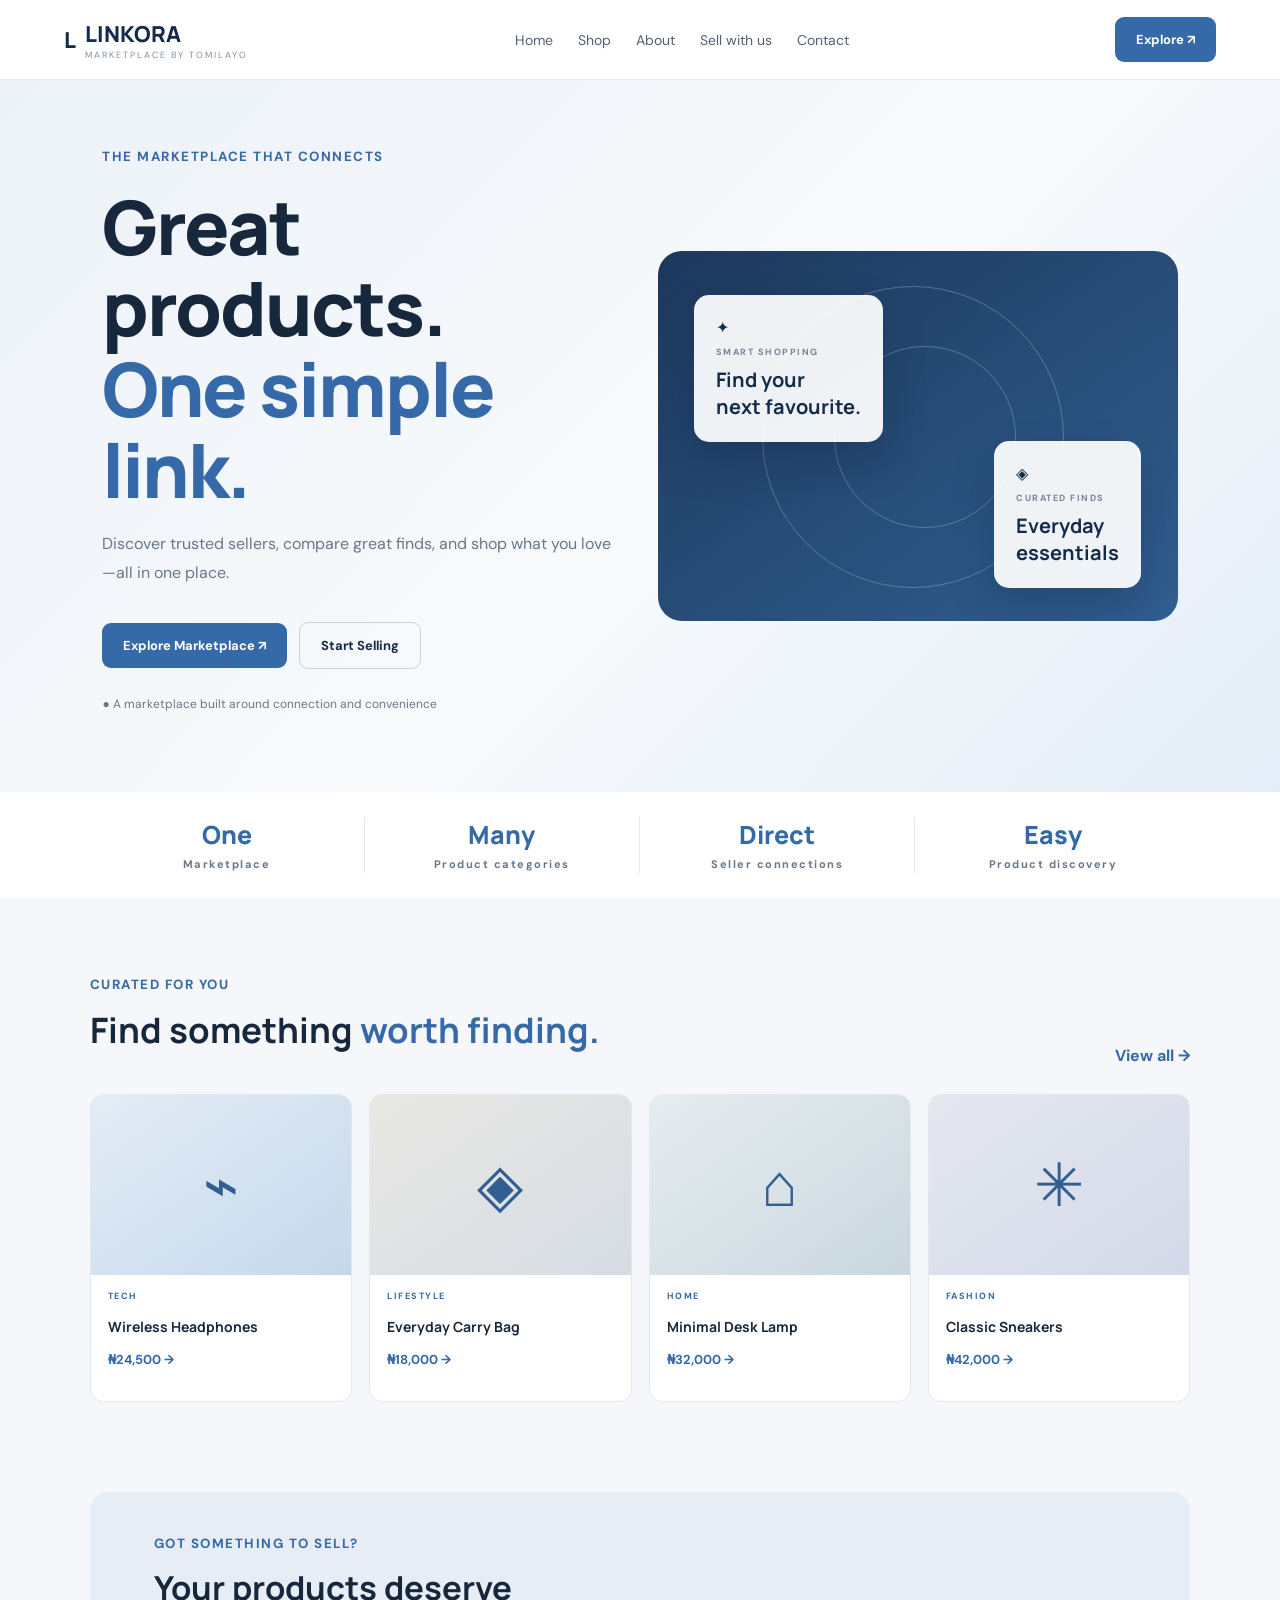
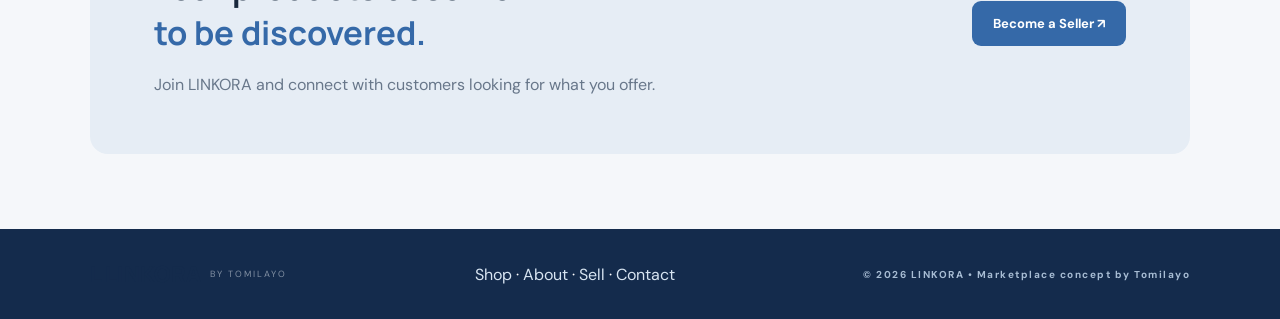
<file: linkora-marketplace/index.html>
<!doctype html>
<html>

<head>
    <meta charset="utf-8">
    <meta name="viewport" content="width=device-width,initial-scale=1">
    <title>LINKORA — Tomilayo</title>
    <link rel="stylesheet" href="styles.css">
</head>

<body>
    <header><a class="logo" href="index.html">L <span>LINKORA<small>MARKETPLACE BY TOMILAYO</small></span></a><button
            class="menu">☰</button>
        <nav><a href="index.html">Home</a><a href="shop.html">Shop</a><a href="about.html">About</a><a
                href="seller.html">Sell with us</a><a href="contact.html">Contact</a></nav><a class="btn"
            href="shop.html">Explore ↗</a>
    </header>
    <section class="hero">
        <div><small>THE MARKETPLACE THAT CONNECTS</small>
            <h1>Great products.<br><em>One simple link.</em></h1>
            <p>Discover trusted sellers, compare great finds, and shop what you love—all in one place.</p><a class="btn"
                href="shop.html">Explore Marketplace ↗</a> <a class="btn light" href="seller.html">Start Selling</a>
            <p class="note">● A marketplace built around connection and convenience</p>
        </div>
        <div class="art">
            <div class="float f1">✦<small>SMART SHOPPING</small><b>Find your<br>next favourite.</b></div>
            <div class="float f2">◈<small>CURATED FINDS</small><b>Everyday<br>essentials</b></div>
        </div>
    </section>
    <section class="stats">
        <div><b>One</b><small>Marketplace</small></div>
        <div><b>Many</b><small>Product categories</small></div>
        <div><b>Direct</b><small>Seller connections</small></div>
        <div><b>Easy</b><small>Product discovery</small></div>
    </section>
    <section class="section">
        <div class="heading">
            <div><small>CURATED FOR YOU</small>
                <h2>Find something <em>worth finding.</em></h2>
            </div><a href="shop.html">View all →</a>
        </div>
        <div class="grid"><a class="product" href="product.html">
                <div class="pic p1">⌁</div><small>TECH</small>
                <h3>Wireless Headphones</h3><b>₦24,500 →</b>
            </a><a class="product" href="product.html">
                <div class="pic p2">◈</div><small>LIFESTYLE</small>
                <h3>Everyday Carry Bag</h3><b>₦18,000 →</b>
            </a><a class="product" href="product.html">
                <div class="pic p3">⌂</div><small>HOME</small>
                <h3>Minimal Desk Lamp</h3><b>₦32,000 →</b>
            </a><a class="product" href="product.html">
                <div class="pic p4">✳</div><small>FASHION</small>
                <h3>Classic Sneakers</h3><b>₦42,000 →</b>
            </a></div>
    </section>
    <section class="cta">
        <div><small>GOT SOMETHING TO SELL?</small>
            <h2>Your products deserve<br><em>to be discovered.</em></h2>
            <p>Join LINKORA and connect with customers looking for what you offer.</p>
        </div><a class="btn" href="seller.html">Become a Seller ↗</a>
    </section>
    <footer><a class="logo" href="index.html">L LINKORA<small>BY TOMILAYO</small></a>
        <div><a href="shop.html">Shop</a> · <a href="about.html">About</a> · <a href="seller.html">Sell</a> · <a
                href="contact.html">Contact</a></div><small>© 2026 LINKORA • Marketplace concept by Tomilayo</small>
    </footer>
    <script src="script.js"></script>
</body>

</html>
</file>
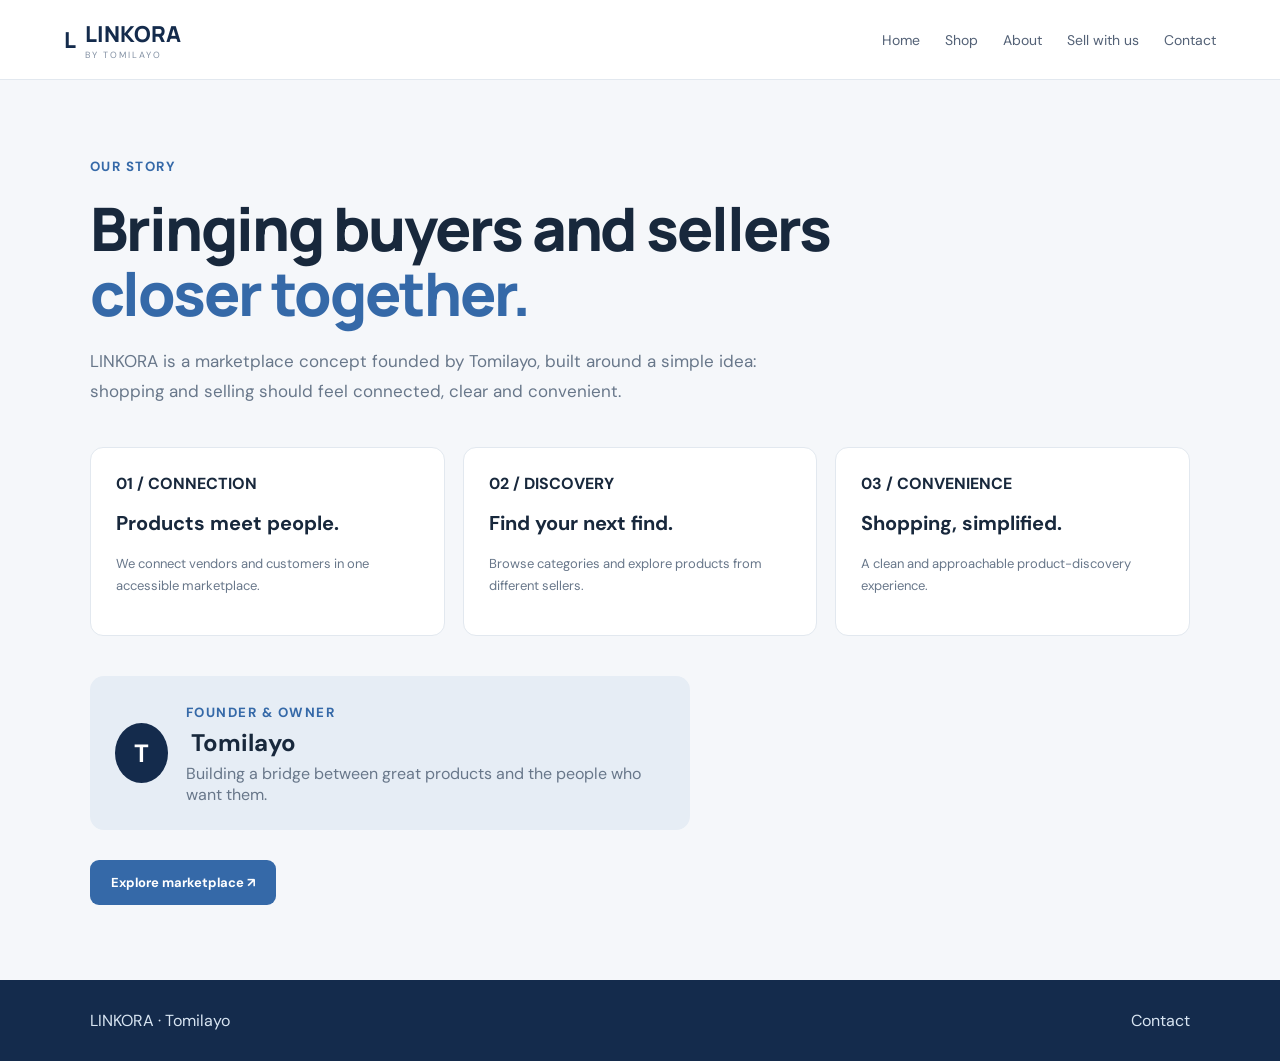
<file: linkora-marketplace/about.html>
<!doctype html>
<html>

<head>
    <meta charset="utf-8">
    <meta name="viewport" content="width=device-width,initial-scale=1">
    <title>About LINKORA</title>
    <link rel="stylesheet" href="styles.css">
</head>

<body>
    <header><a class="logo" href="index.html">L <span>LINKORA<small>BY TOMILAYO</small></span></a><button
            class="menu">☰</button>
        <nav><a href="index.html">Home</a><a href="shop.html">Shop</a><a href="about.html">About</a><a
                href="seller.html">Sell with us</a><a href="contact.html">Contact</a></nav>
    </header>
    <main class="page"><small>OUR STORY</small>
        <h1>Bringing buyers and sellers<br><em>closer together.</em></h1>
        <p class="lead">LINKORA is a marketplace concept founded by Tomilayo, built around a simple idea: shopping and
            selling should feel connected, clear and convenient.</p>
        <div class="values">
            <article><b>01 / CONNECTION</b>
                <h2>Products meet people.</h2>
                <p>We connect vendors and customers in one accessible marketplace.</p>
            </article>
            <article><b>02 / DISCOVERY</b>
                <h2>Find your next find.</h2>
                <p>Browse categories and explore products from different sellers.</p>
            </article>
            <article><b>03 / CONVENIENCE</b>
                <h2>Shopping, simplified.</h2>
                <p>A clean and approachable product-discovery experience.</p>
            </article>
        </div>
        <div class="owner"><strong>T</strong>
            <div><small>FOUNDER & OWNER</small>
                <h2>Tomilayo</h2>
                <p>Building a bridge between great products and the people who want them.</p>
            </div>
        </div><a class="btn" href="shop.html">Explore marketplace ↗</a>
    </main>
    <footer><a href="index.html">LINKORA · Tomilayo</a><a href="contact.html">Contact</a></footer>
    <script src="script.js"></script>
</body>

</html>
</file>
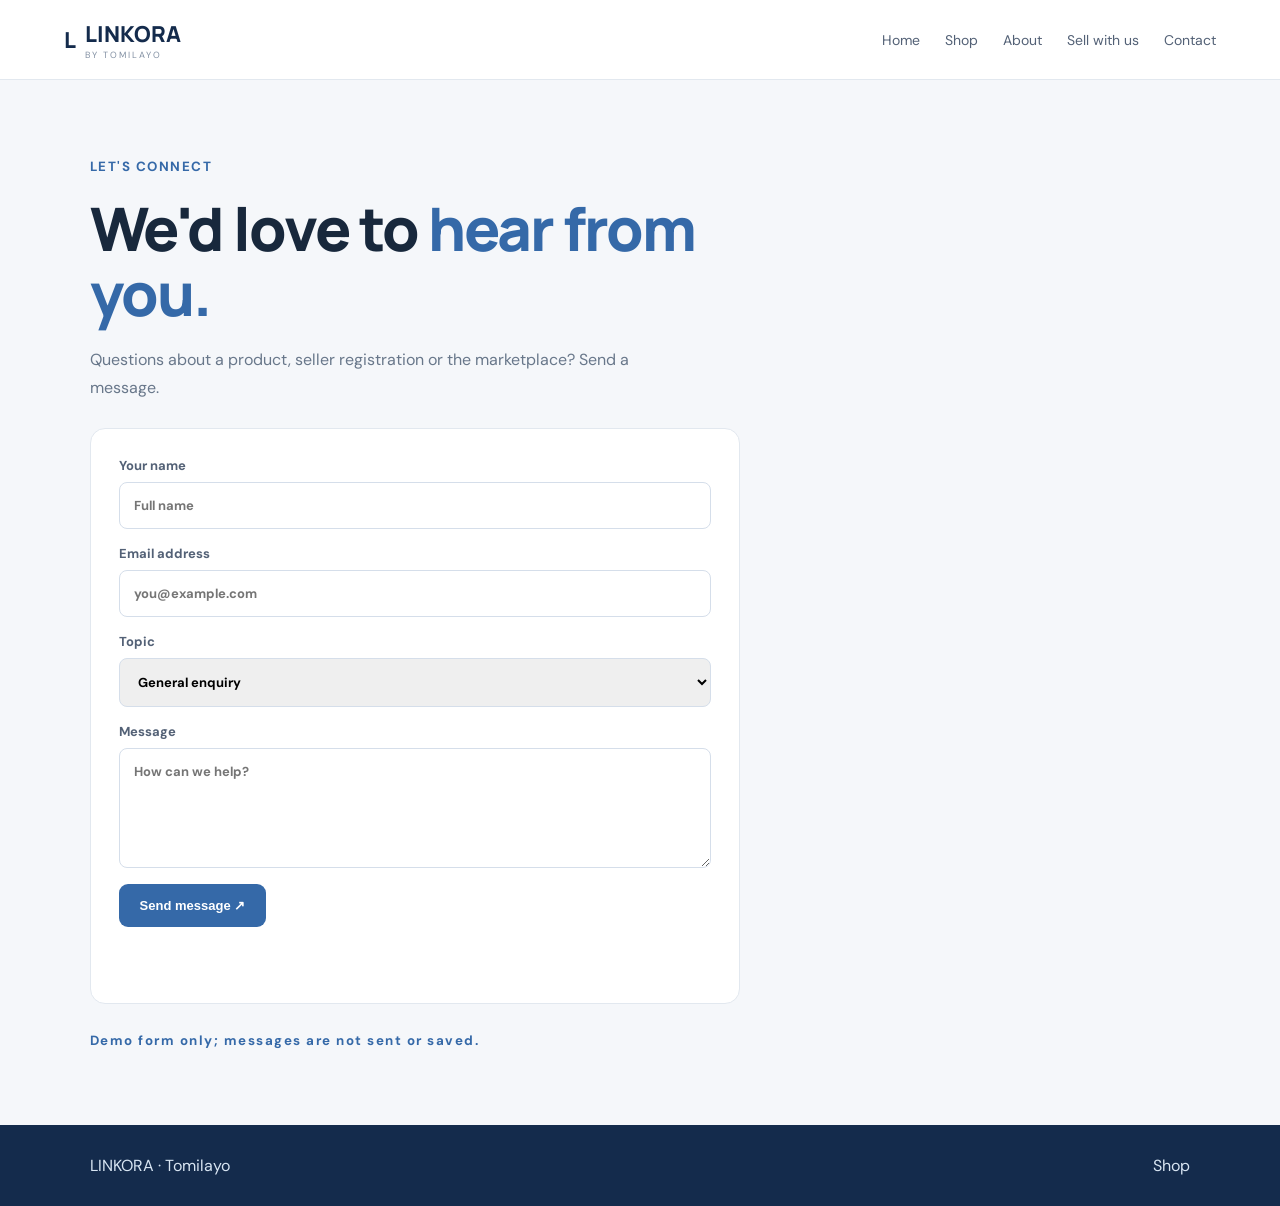
<file: linkora-marketplace/contact.html>
<!doctype html>
<html>

<head>
    <meta charset="utf-8">
    <meta name="viewport" content="width=device-width,initial-scale=1">
    <title>Contact LINKORA</title>
    <link rel="stylesheet" href="styles.css">
</head>

<body>
    <header><a class="logo" href="index.html">L <span>LINKORA<small>BY TOMILAYO</small></span></a><button
            class="menu">☰</button>
        <nav><a href="index.html">Home</a><a href="shop.html">Shop</a><a href="about.html">About</a><a
                href="seller.html">Sell with us</a><a href="contact.html">Contact</a></nav>
    </header>
    <main class="page form-page"><small>LET'S CONNECT</small>
        <h1>We'd love to <em>hear from you.</em></h1>
        <p>Questions about a product, seller registration or the marketplace? Send a message.</p>
        <form id="contactform"><label>Your name<input required placeholder="Full name"></label><label>Email
                address<input type="email" required placeholder="you@example.com"></label><label>Topic<select>
                    <option>General enquiry</option>
                    <option>Product question</option>
                    <option>Seller registration</option>
                    <option>Partnership</option>
                </select></label><label>Message<textarea required
                    placeholder="How can we help?"></textarea></label><button class="btn">Send message ↗</button>
            <p id="contactmsg"></p>
        </form><small>Demo form only; messages are not sent or saved.</small>
    </main>
    <footer><a href="index.html">LINKORA · Tomilayo</a><a href="shop.html">Shop</a></footer>
    <script src="script.js"></script>
</body>

</html>
</file>
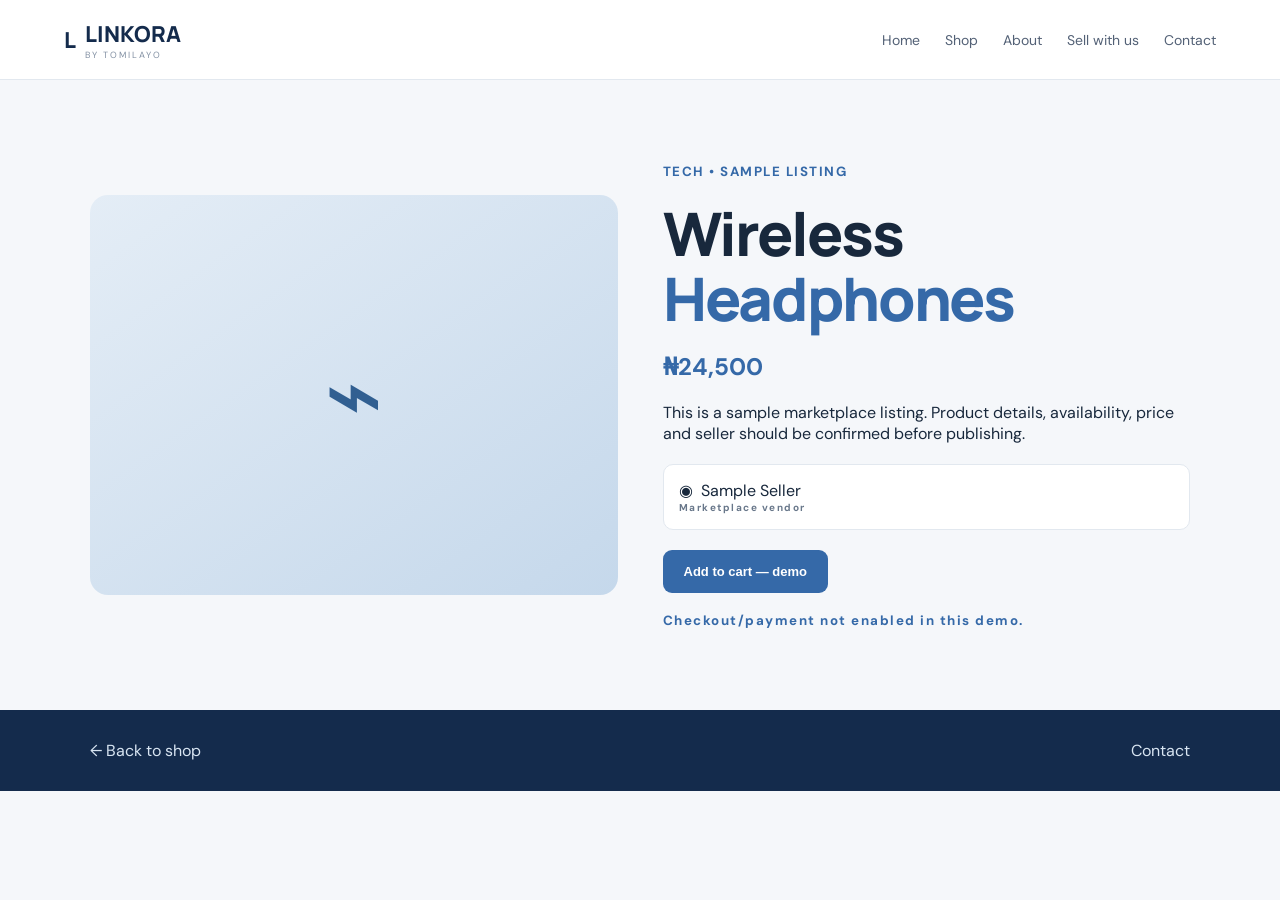
<file: linkora-marketplace/product.html>
<!doctype html>
<html>

<head>
    <meta charset="utf-8">
    <meta name="viewport" content="width=device-width,initial-scale=1">
    <title>Product — LINKORA</title>
    <link rel="stylesheet" href="styles.css">
</head>

<body>
    <header><a class="logo" href="index.html">L <span>LINKORA<small>BY TOMILAYO</small></span></a><button
            class="menu">☰</button>
        <nav><a href="index.html">Home</a><a href="shop.html">Shop</a><a href="about.html">About</a><a
                href="seller.html">Sell with us</a><a href="contact.html">Contact</a></nav>
    </header>
    <main class="page detail">
        <div class="pic p1 big">⌁</div>
        <div><small>TECH • SAMPLE LISTING</small>
            <h1>Wireless <em>Headphones</em></h1>
            <h2 class="price">₦24,500</h2>
            <p>This is a sample marketplace listing. Product details, availability, price and seller should be confirmed
                before publishing.</p>
            <div class="seller">◉ &nbsp;Sample Seller <small>Marketplace vendor</small></div><button class="btn"
                id="cart">Add to cart — demo</button>
            <p id="cartmsg"></p><small>Checkout/payment not enabled in this demo.</small>
        </div>
    </main>
    <footer><a href="shop.html">← Back to shop</a><a href="contact.html">Contact</a></footer>
    <script src="script.js"></script>
</body>

</html>
</file>
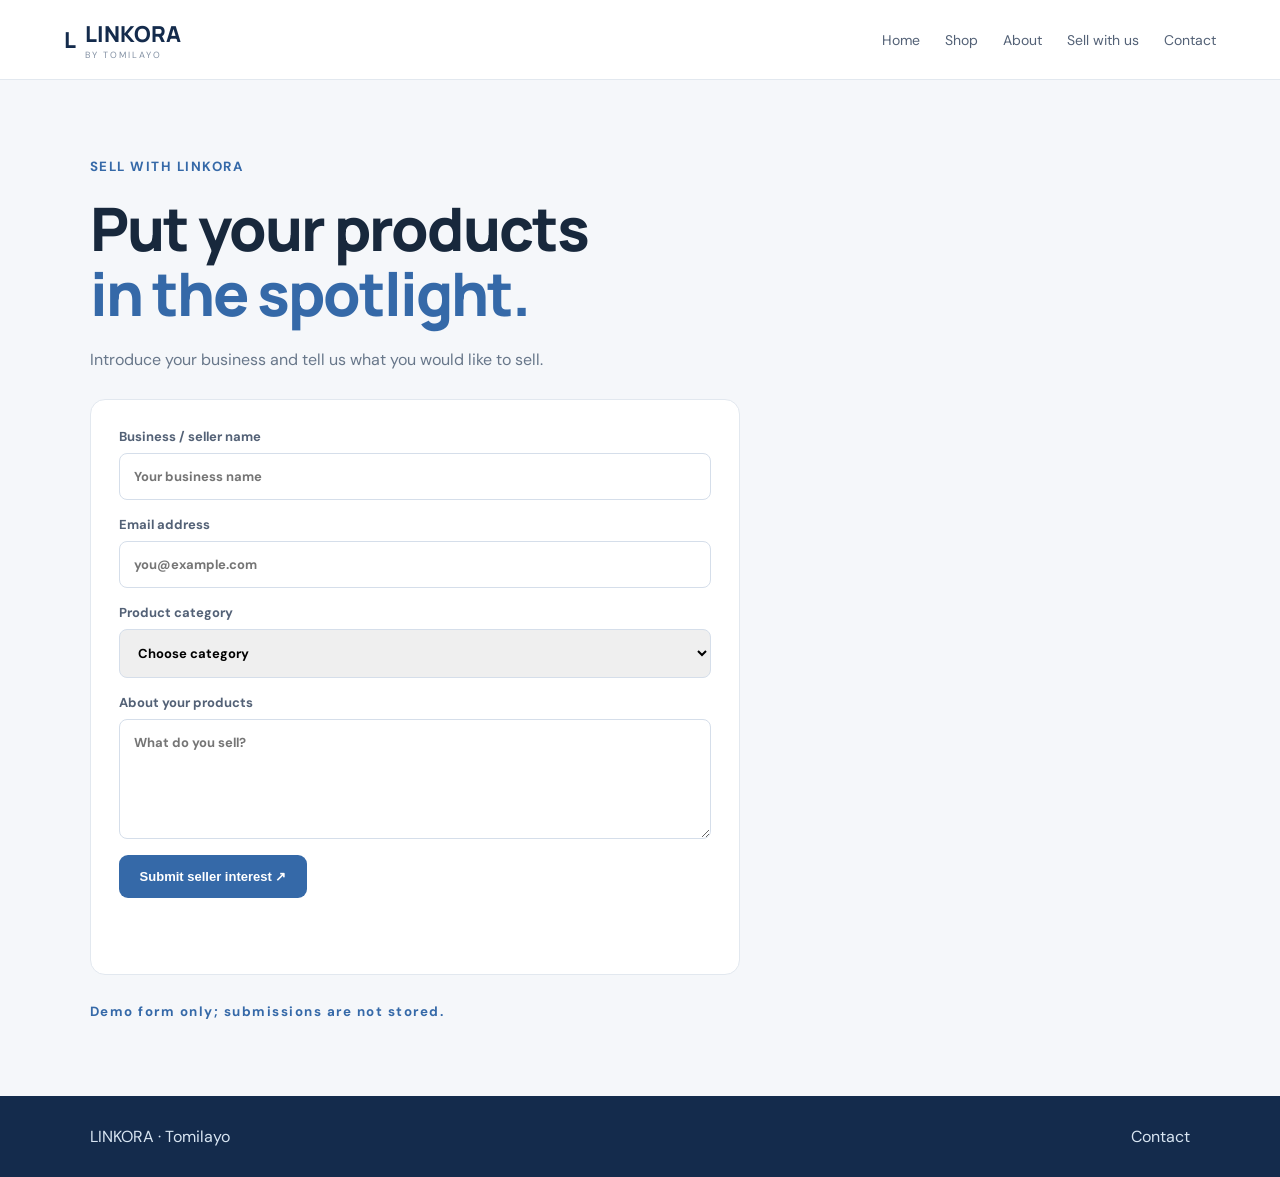
<file: linkora-marketplace/seller.html>
<!doctype html>
<html>

<head>
    <meta charset="utf-8">
    <meta name="viewport" content="width=device-width,initial-scale=1">
    <title>Sell with LINKORA</title>
    <link rel="stylesheet" href="styles.css">
</head>

<body>
    <header><a class="logo" href="index.html">L <span>LINKORA<small>BY TOMILAYO</small></span></a><button
            class="menu">☰</button>
        <nav><a href="index.html">Home</a><a href="shop.html">Shop</a><a href="about.html">About</a><a
                href="seller.html">Sell with us</a><a href="contact.html">Contact</a></nav>
    </header>
    <main class="page form-page"><small>SELL WITH LINKORA</small>
        <h1>Put your products<br><em>in the spotlight.</em></h1>
        <p>Introduce your business and tell us what you would like to sell.</p>
        <form id="sellerform"><label>Business / seller name<input required
                    placeholder="Your business name"></label><label>Email address<input required type="email"
                    placeholder="you@example.com"></label><label>Product category<select required>
                    <option value="">Choose category</option>
                    <option>Tech</option>
                    <option>Fashion</option>
                    <option>Home</option>
                    <option>Lifestyle</option>
                    <option>Other</option>
                </select></label><label>About your products<textarea required
                    placeholder="What do you sell?"></textarea></label><button class="btn">Submit seller interest
                ↗</button>
            <p id="sellermsg"></p>
        </form><small>Demo form only; submissions are not stored.</small>
    </main>
    <footer><a href="index.html">LINKORA · Tomilayo</a><a href="contact.html">Contact</a></footer>
    <script src="script.js"></script>
</body>

</html>
</file>
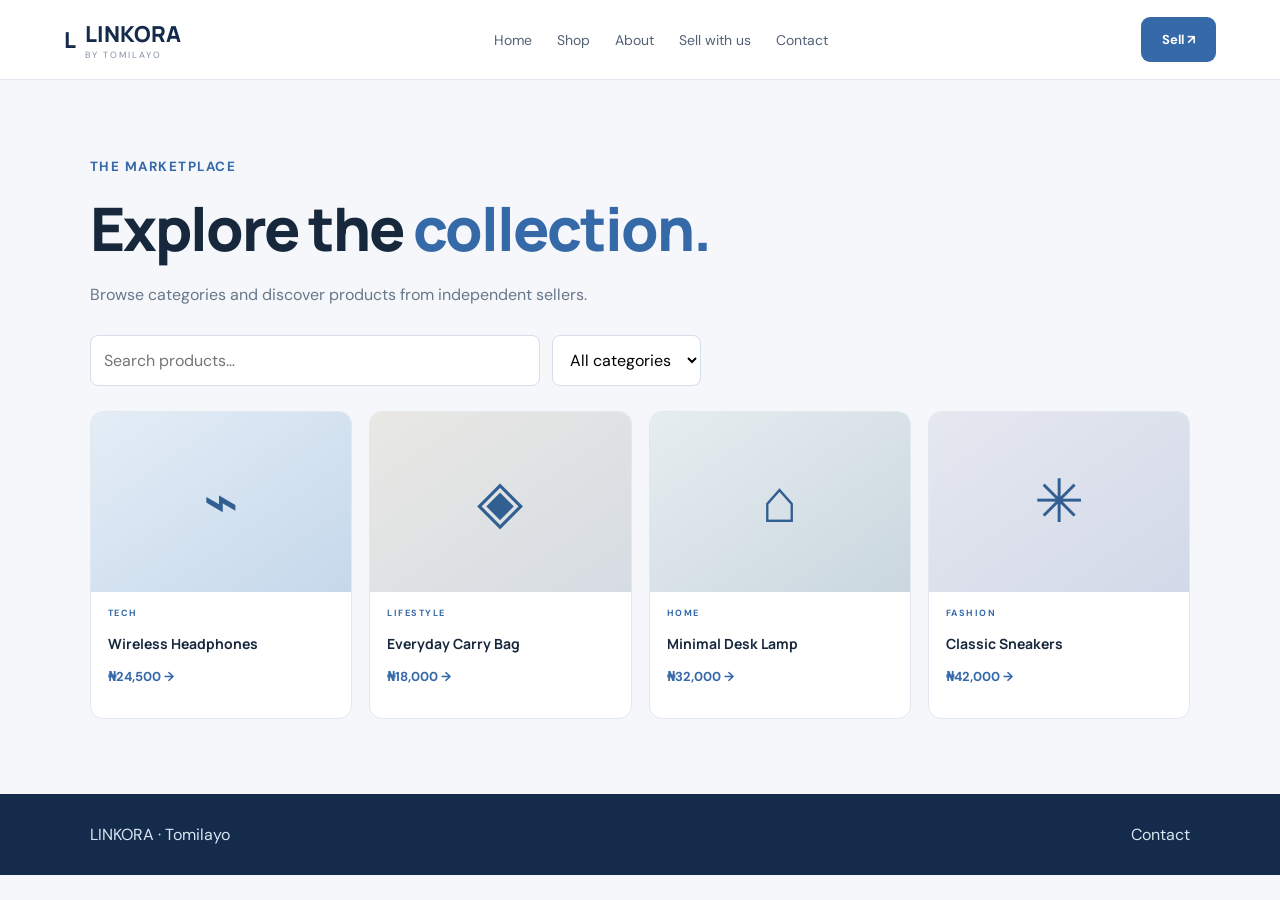
<file: linkora-marketplace/shop.html>
<!doctype html>
<html>

<head>
    <meta charset="utf-8">
    <meta name="viewport" content="width=device-width,initial-scale=1">
    <title>Shop — LINKORA</title>
    <link rel="stylesheet" href="styles.css">
</head>

<body>
    <header><a class="logo" href="index.html">L <span>LINKORA<small>BY TOMILAYO</small></span></a><button
            class="menu">☰</button>
        <nav><a href="index.html">Home</a><a href="shop.html">Shop</a><a href="about.html">About</a><a
                href="seller.html">Sell with us</a><a href="contact.html">Contact</a></nav><a class="btn"
            href="seller.html">Sell ↗</a>
    </header>
    <main class="page"><small>THE MARKETPLACE</small>
        <h1>Explore the <em>collection.</em></h1>
        <p>Browse categories and discover products from independent sellers.</p>
        <div class="tools"><input id="search" placeholder="Search products…"><select id="category">
                <option value="all">All categories</option>
                <option>Tech</option>
                <option>Lifestyle</option>
                <option>Home</option>
                <option>Fashion</option>
            </select></div>
        <div class="grid" id="catalog"><a class="product" data-cat="Tech" data-name="Wireless Headphones"
                href="product.html">
                <div class="pic p1">⌁</div><small>TECH</small>
                <h3>Wireless Headphones</h3><b>₦24,500 →</b>
            </a><a class="product" data-cat="Lifestyle" data-name="Everyday Carry Bag" href="product.html">
                <div class="pic p2">◈</div><small>LIFESTYLE</small>
                <h3>Everyday Carry Bag</h3><b>₦18,000 →</b>
            </a><a class="product" data-cat="Home" data-name="Minimal Desk Lamp" href="product.html">
                <div class="pic p3">⌂</div><small>HOME</small>
                <h3>Minimal Desk Lamp</h3><b>₦32,000 →</b>
            </a><a class="product" data-cat="Fashion" data-name="Classic Sneakers" href="product.html">
                <div class="pic p4">✳</div><small>FASHION</small>
                <h3>Classic Sneakers</h3><b>₦42,000 →</b>
            </a></div>
        <p id="empty" hidden>No matches found.</p>
    </main>
    <footer><a href="index.html">LINKORA · Tomilayo</a><a href="contact.html">Contact</a></footer>
    <script src="script.js"></script>
</body>

</html>
</file>
<file: linkora-marketplace/styles.css>
@import url('https://fonts.googleapis.com/css2?family=DM+Sans:wght@400;600;700;800&family=Manrope:wght@600;700;800&display=swap');

* {
    box-sizing: border-box
}

html {
    scroll-behavior: smooth
}

body {
    margin: 0;
    background: #f5f7fa;
    color: #18283c;
    font-family: 'DM Sans', sans-serif
}

a {
    text-decoration: none;
    color: inherit
}

header {
    height: 80px;
    padding: 0 5%;
    display: flex;
    align-items: center;
    justify-content: space-between;
    background: white;
    border-bottom: 1px solid #e2e8ef;
    position: sticky;
    top: 0;
    z-index: 10
}

.logo {
    font: 800 22px Manrope;
    color: #142b4c;
    display: flex;
    gap: 9px;
    align-items: center
}

.logo:first-letter {
    color: #3569a8
}

.logo small {
    display: block;
    font: 9px 'DM Sans';
    letter-spacing: 2px;
    color: #8290a3
}

.menu {
    display: none;
    border: 0;
    background: none;
    font-size: 24px;
    color: #142b4c
}

nav {
    display: flex;
    gap: 25px;
    color: #536176;
    font-size: 14px
}

nav a:hover {
    color: #3569a8
}

.btn {
    display: inline-block;
    background: #3569a8;
    color: white;
    padding: 14px 21px;
    border-radius: 9px;
    font-weight: 700;
    font-size: 13px;
    border: 0;
    cursor: pointer
}

.btn:hover {
    background: #244f88
}

.light {
    background: transparent;
    border: 1px solid #c7d2df;
    color: #142b4c
}

.hero {
    padding: 65px 8%;
    min-height: 550px;
    display: grid;
    grid-template-columns: 1fr 1fr;
    gap: 35px;
    align-items: center;
    background: linear-gradient(135deg, #edf2f7, #f8fafc 55%, #e3edf7)
}

small {
    letter-spacing: 1.5px;
    font-weight: 700;
    color: #3569a8
}

.hero h1,
.page h1 {
    font: 800 clamp(45px, 6vw, 75px)/1.08 Manrope;
    letter-spacing: -2px;
    margin: 20px 0
}

.hero h1 em,
.page h1 em,
h2 em {
    color: #3569a8;
    font-style: normal
}

.hero p,
.page>p {
    color: #68778a;
    line-height: 1.8;
    max-width: 560px
}

.hero .btn {
    margin: 18px 8px 0 0
}

.note {
    font-size: 12px;
    margin-top: 25px
}

.art {
    height: 370px;
    background: linear-gradient(145deg, #1c385b, #315f91);
    border-radius: 24px;
    position: relative;
    overflow: hidden
}

.art:before,
.art:after {
    content: '';
    position: absolute;
    border: 1px solid #b6d3e755;
    border-radius: 50%;
    width: 300px;
    height: 300px;
    top: 35px;
    left: 20%
}

.art:after {
    width: 180px;
    height: 180px;
    top: 95px;
    left: 34%
}

.float {
    position: absolute;
    z-index: 2;
    background: #ffffffed;
    border-radius: 15px;
    padding: 22px;
    box-shadow: 0 20px 40px #0a1d3b40;
    color: #142b4c
}

.float small {
    display: block;
    font-size: 9px;
    color: #75849a;
    margin: 8px 0
}

.float b {
    font: 700 20px Manrope
}

.f1 {
    left: 7%;
    top: 12%
}

.f2 {
    right: 7%;
    bottom: 9%
}

.stats {
    display: grid;
    grid-template-columns: repeat(4, 1fr);
    padding: 25px 7%;
    background: white
}

.stats div {
    text-align: center;
    border-right: 1px solid #e2e8ef
}

.stats div:last-child {
    border: 0
}

.stats b {
    display: block;
    font: 800 25px Manrope;
    color: #3569a8
}

.stats small {
    font-size: 11px;
    color: #68778a
}

.section,
.page {
    padding: 75px 7%
}

.heading {
    display: flex;
    justify-content: space-between;
    align-items: end;
    margin-bottom: 28px
}

.heading h2 {
    font: 700 35px Manrope;
    margin: 12px 0
}

.heading>a {
    color: #3569a8;
    font-weight: 700
}

.grid {
    display: grid;
    grid-template-columns: repeat(4, 1fr);
    gap: 17px
}

.product {
    background: white;
    border: 1px solid #e2e8ef;
    border-radius: 13px;
    padding-bottom: 18px;
    overflow: hidden;
    transition: .2s
}

.product:hover {
    transform: translateY(-4px);
    box-shadow: 0 15px 30px #142b4c12
}

.pic {
    height: 180px;
    display: grid;
    place-items: center;
    font-size: 60px;
    color: #315f91
}

.p1 {
    background: linear-gradient(145deg, #e4edf6, #c5d8eb)
}

.p2 {
    background: linear-gradient(145deg, #e9e8e4, #d6dce3)
}

.p3 {
    background: linear-gradient(145deg, #e6edf0, #cad7df)
}

.p4 {
    background: linear-gradient(145deg, #e6e8f0, #d2d9e8)
}

.product>small,
.product h3,
.product>b {
    margin: 15px 17px;
    display: block
}

.product>small {
    font-size: 9px
}

.product h3 {
    font: 700 14px Manrope
}

.product>b {
    font-size: 13px;
    color: #3569a8
}

.cta {
    margin: 15px 7% 75px;
    padding: 40px 5%;
    border-radius: 18px;
    background: #e6edf5;
    display: flex;
    justify-content: space-between;
    align-items: center;
    gap: 25px
}

.cta h2 {
    font: 700 33px Manrope;
    margin: 12px 0
}

.cta p {
    color: #68778a;
    line-height: 1.7
}

footer {
    background: #142b4c;
    color: white;
    padding: 30px 7%;
    display: flex;
    justify-content: space-between;
    align-items: center;
    flex-wrap: wrap;
    gap: 20px
}

footer a {
    color: #d8e5f2
}

footer small {
    font-size: 10px;
    color: #a8bdd4
}

.page {
    min-height: 70vh
}

.page h1 {
    font-size: clamp(38px, 5vw, 60px)
}

.page .lead {
    font-size: 17px;
    line-height: 1.8;
    max-width: 720px
}

.tools {
    display: flex;
    gap: 12px;
    margin: 25px 0
}

.tools input,
.tools select {
    padding: 13px;
    border: 1px solid #d5deea;
    border-radius: 8px;
    background: white;
    font: inherit
}

.tools input {
    flex: 1;
    max-width: 450px
}

.detail {
    display: grid;
    grid-template-columns: 1fr 1fr;
    gap: 45px;
    align-items: center
}

.big {
    height: 400px;
    border-radius: 18px;
    font-size: 100px
}

.price {
    color: #3569a8
}

.seller {
    padding: 15px;
    border: 1px solid #e2e8ef;
    background: white;
    border-radius: 10px;
    margin: 20px 0
}

.seller small {
    display: block;
    font-size: 10px;
    color: #68778a
}

.values {
    display: grid;
    grid-template-columns: repeat(3, 1fr);
    gap: 18px;
    margin: 40px 0
}

.values article {
    padding: 25px;
    border: 1px solid #e2e8ef;
    border-radius: 13px;
    background: white
}

.values h2 {
    font-size: 20px
}

.values p {
    color: #68778a;
    line-height: 1.7;
    font-size: 13px
}

.owner {
    display: flex;
    gap: 18px;
    align-items: center;
    background: #e6edf5;
    padding: 25px;
    border-radius: 14px;
    max-width: 600px;
    margin: 30px 0
}

.owner strong {
    background: #142b4c;
    color: white;
    width: 60px;
    height: 60px;
    border-radius: 50%;
    display: grid;
    place-items: center;
    font-size: 25px
}

.owner h2 {
    margin: 5px
}

.owner p {
    margin: 0;
    color: #68778a
}

.form-page {
    max-width: 850px
}

.form-page form {
    display: flex;
    flex-direction: column;
    gap: 16px;
    background: white;
    padding: 28px;
    border: 1px solid #e2e8ef;
    border-radius: 15px;
    max-width: 650px;
    margin: 25px 0
}

.form-page label {
    display: flex;
    flex-direction: column;
    gap: 8px;
    font-size: 13px;
    font-weight: 700;
    color: #536176
}

.form-page input,
.form-page textarea,
.form-page select {
    padding: 14px;
    border: 1px solid #d5deea;
    border-radius: 8px;
    font: inherit
}

.form-page textarea {
    min-height: 120px
}

.form-page button {
    align-self: flex-start
}

@media(max-width:900px) {
    nav {
        gap: 12px
    }

    header>.btn {
        display: none
    }

    .hero {
        grid-template-columns: 1fr
    }

    .art {
        height: 300px
    }

    .grid {
        grid-template-columns: repeat(2, 1fr)
    }
}

@media(max-width:600px) {
    header {
        height: 70px
    }

    .menu {
        display: block;
        margin-left: auto
    }

    nav {
        display: none;
        position: absolute;
        top: 69px;
        left: 0;
        width: 100%;
        background: white;
        padding: 20px;
        flex-direction: column;
        align-items: center
    }

    nav.open {
        display: flex
    }

    .hero {
        padding: 45px 6%
    }

    .hero h1 {
        font-size: 47px
    }

    .art {
        height: 270px
    }

    .stats {
        grid-template-columns: 1fr 1fr;
        gap: 15px
    }

    .stats div:nth-child(2) {
        border: 0
    }

    .section,
    .page {
        padding: 55px 6%
    }

    .heading {
        align-items: start;
        flex-direction: column;
        gap: 10px
    }

    .heading h2 {
        font-size: 29px
    }

    .grid {
        gap: 11px
    }

    .pic {
        height: 140px
    }

    .product>small,
    .product h3,
    .product>b {
        margin: 12px
    }

    .product h3 {
        font-size: 12px
    }

    .cta {
        margin: 0 6% 55px;
        padding: 28px;
        flex-direction: column;
        align-items: start
    }

    .detail {
        grid-template-columns: 1fr
    }

    .big {
        height: 270px
    }

    .values {
        grid-template-columns: 1fr
    }

    .tools {
        flex-direction: column
    }

    footer {
        justify-content: center;
        text-align: center
    }
}
</file>
